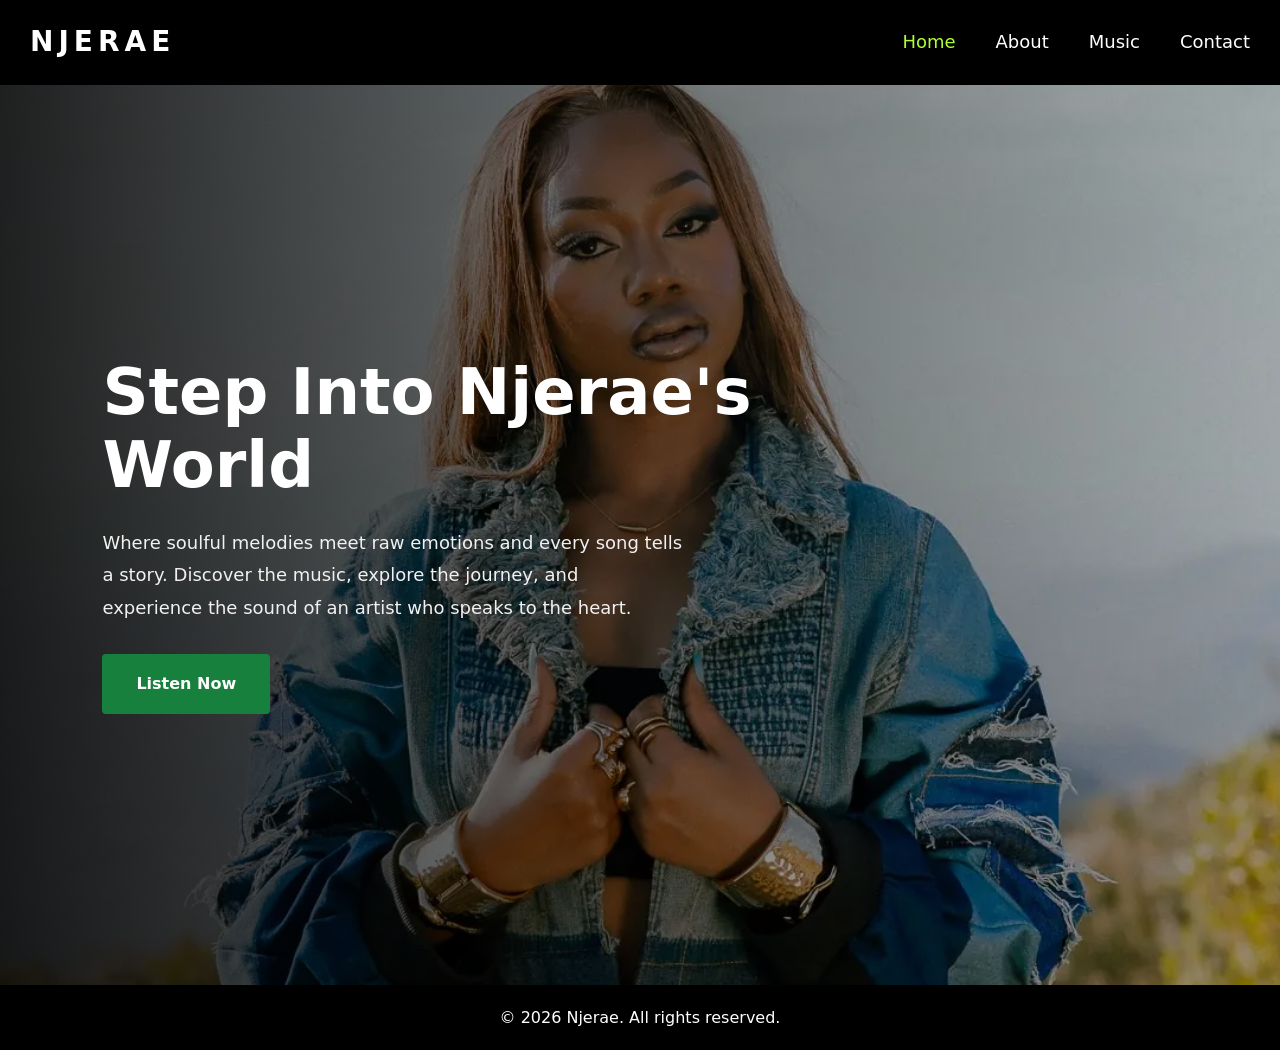
<file: index.html>
<!DOCTYPE html>
<html lang="en">
<head>
    <meta charset="UTF-8">
    <meta name="viewport" content="width=device-width, initial-scale=1.0">
    <title>Njerae | Home</title>
    <link rel="preload" as="image" href="Images/Njerae%20Homepage.webp" fetchpriority="high">
    <link rel="stylesheet" href="style.css">
</head>
<body>
    <!--Header-->
    <header>
        <!--Logo-->
        <div class="logo">
            <h2>NJERAE</h2>
        </div>
        <button class="menu-toggle" type="button" aria-expanded="false" aria-controls="primary-navigation" aria-label="Open navigation menu">
            <span></span>
            <span></span>
            <span></span>
        </button>
        <nav id="primary-navigation">
            <ul>
                <li><a href="index.html" class="active" aria-current="page">Home</a></li>
                <li><a href="about.html">About</a></li>
                <li><a href="music.html">Music</a></li>
                <li><a href="contact.html">Contact</a></li>
            </ul>
        </nav>
    </header>

    <!--Hero Section-->
    <!-- Hero Section -->
<section class="hero">

    <!-- Hero Image -->
    <div class="hero-image"></div>

    <!-- Hero Content -->
    <div class="hero-content">

        <!-- Hero Heading -->
        <h1>Step Into Njerae's World</h1>

        <!-- Hero Paragraph -->
        <p>
            Where soulful melodies meet raw emotions and every song
            tells a story. Discover the music, explore the journey,
            and experience the sound of an artist who speaks to the heart.
        </p>

        <!-- Music Link -->
        <a href="music.html" class="btn">Listen Now</a>

    </div>
</section>

<!--Footer-->
<footer>
    <p>&copy; 2023 Njerae. All rights reserved.</p>
</footer>
    <script src="script.js"></script>
</body>
</html>
</file>
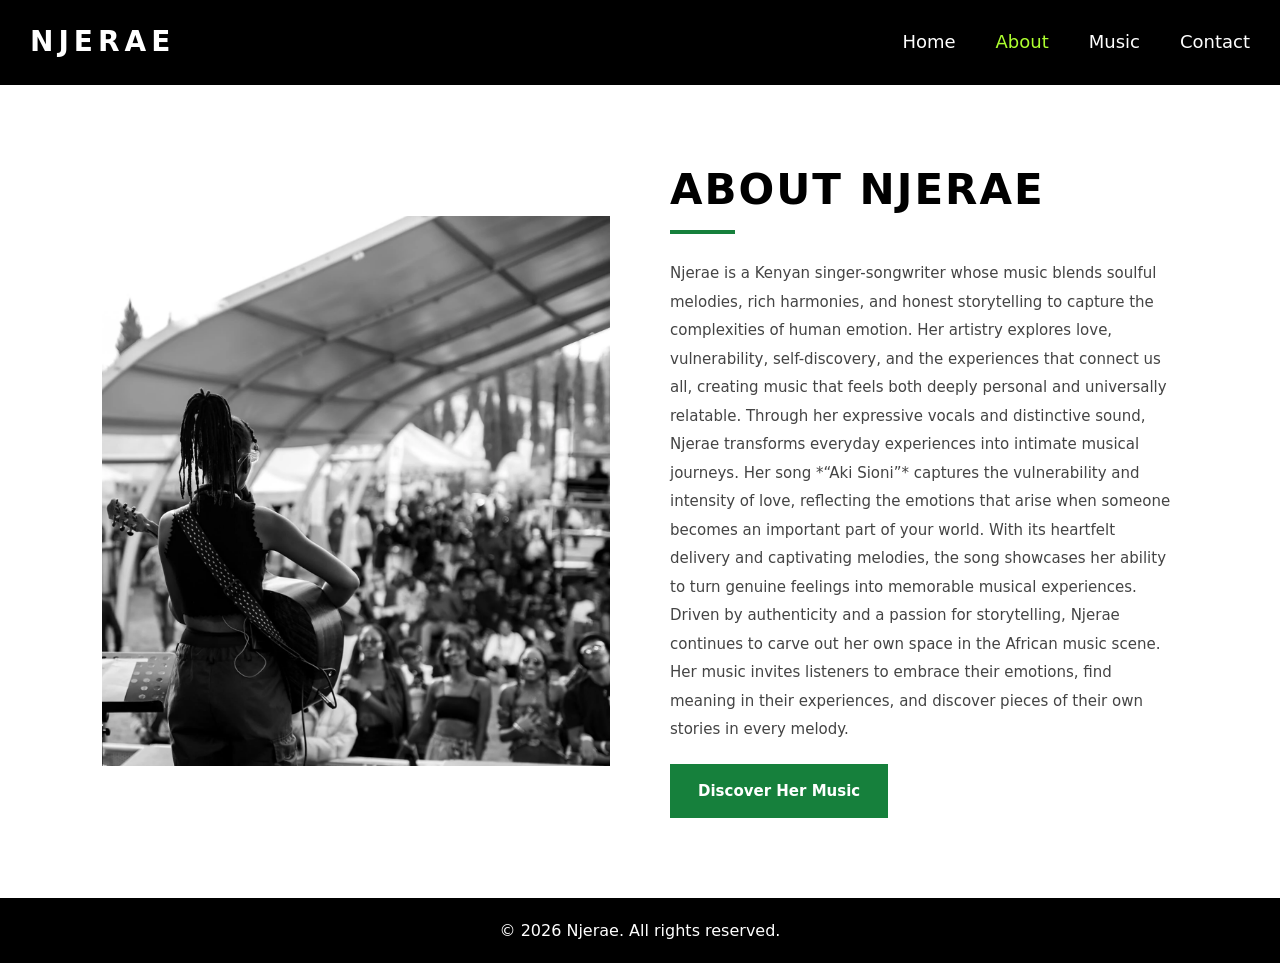
<file: about.html>
<!DOCTYPE html>
<html lang="en">
<head>
    <meta charset="UTF-8">
    <meta name="viewport" content="width=device-width, initial-scale=1.0">
    <title>NJERAE | About</title>
    <link rel="preload" as="image" href="Images/Njerae%20about.webp" fetchpriority="high">
    <link rel="stylesheet" href="style.css">
</head>
<body>
    <!--Header-->
    <header>
        <!--Logo-->
        <div class="logo">
            <h2>NJERAE</h2>
        </div>
        <button class="menu-toggle" type="button" aria-expanded="false" aria-controls="primary-navigation" aria-label="Open navigation menu">
            <span></span>
            <span></span>
            <span></span>
        </button>
        <nav id="primary-navigation">
            <ul>
                <li><a href="index.html">Home</a></li>
                <li><a href="about.html" class="active" aria-current="page">About</a></li>
                <li><a href="music.html">Music</a></li>
                <li><a href="contact.html">Contact</a></li>
            </ul>
        </nav>
    </header>

    <!--Hero Section About-->
<!-- About Section -->
<section class="about-section">
    <!-- About Image -->
    <div class="about-image">
    </div>
    <!-- About Content -->
    <div class="about-content">
        <h1>ABOUT NJERAE</h1>
        <p>
            Njerae is a Kenyan singer-songwriter whose music blends soulful melodies, rich harmonies, and honest storytelling to capture the complexities of human emotion. Her artistry explores love, vulnerability, self-discovery, and the experiences that connect us all, creating music that feels both deeply personal and universally relatable.
Through her expressive vocals and distinctive sound, Njerae transforms everyday experiences into intimate musical journeys. Her song *“Aki Sioni”* captures the vulnerability and intensity of love, reflecting the emotions that arise when someone becomes an important part of your world. With its heartfelt delivery and captivating melodies, the song showcases her ability to turn genuine feelings into memorable musical experiences.
Driven by authenticity and a passion for storytelling, Njerae continues to carve out her own space in the African music scene. Her music invites listeners to embrace their emotions, find meaning in their experiences, and discover pieces of their own stories in every melody.
        </p>
        <a href="music.html" class="about-btn">Discover Her Music</a>
    </div>
</section>

<!--Footer-->
<footer>
    <p>&copy; 2026 Njerae. All rights reserved.</p>
</footer>
    <script src="script.js"></script>
</body>
</html>
</file>
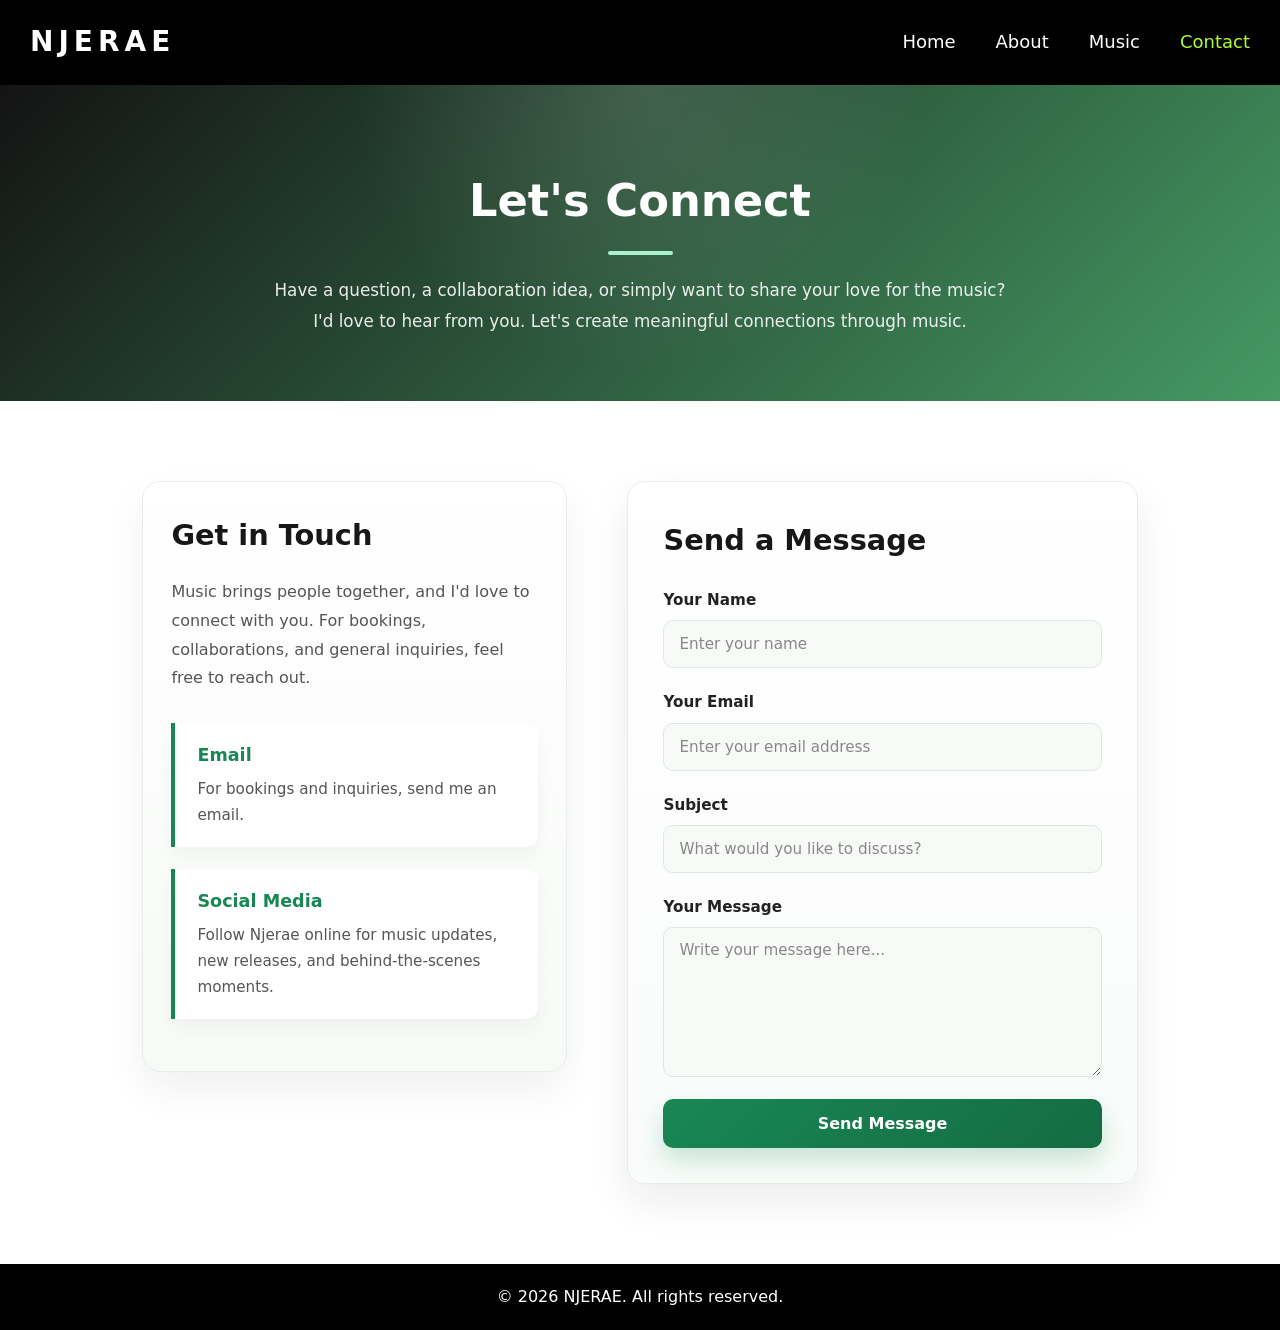
<file: contact.html>
<!DOCTYPE html>
<html lang="en">
<head>
    <meta charset="UTF-8">
    <meta name="viewport" content="width=device-width, initial-scale=1.0">
    <title>NJERAE | Contact</title>
    <link rel="stylesheet" href="style.css">
</head>
<body>

    <!-- Header -->
    <header>
        <!-- Logo -->
        <div class="logo">
            <h2>NJERAE</h2>
        </div>

        <button class="menu-toggle" type="button" aria-expanded="false" aria-controls="primary-navigation" aria-label="Open navigation menu">
            <span></span>
            <span></span>
            <span></span>
        </button>

        <!-- Navigation -->
        <nav id="primary-navigation">
            <ul>
                <li><a href="index.html">Home</a></li>
                <li><a href="about.html">About</a></li>
                <li><a href="music.html">Music</a></li>
                <li>
                    <a href="contact.html"
                       class="active"
                       aria-current="page">Contact</a>
                </li>
            </ul>
        </nav>
    </header>


    <!-- Contact Introduction -->
    <section class="contact-hero">
        <h1>Let's Connect</h1>
        <p>
            Have a question, a collaboration idea, or simply want to
            share your love for the music? I'd love to hear from you.
            Let's create meaningful connections through music.
        </p>
    </section>

    <!-- Contact Section -->
    <section class="contact-section">

        <!-- Contact Information -->
        <div class="contact-info">
            <h2>Get in Touch</h2>
            <p>
                Music brings people together, and I'd love to connect
                with you. For bookings, collaborations, and general
                inquiries, feel free to reach out.
            </p>
            <div class="contact-detail">
                <h3>Email</h3>
                <p>For bookings and inquiries, send me an email.</p>
                <!-- Add Njerae's official email address here -->
            </div>
            <div class="contact-detail">
                <h3>Social Media</h3>
                <p>
                    Follow Njerae online for music updates,
                    new releases, and behind-the-scenes moments.
                </p>
                <!-- Add official social media links here -->
            </div>
        </div>


        <!-- Contact Form -->
        <div class="contact-form-container">

            <h2>Send a Message</h2>
            <form action="#" method="post">
                <div class="form-group">
                    <label for="name">Your Name</label>
                    <input
                        type="text"
                        id="name"
                        name="name"
                        placeholder="Enter your name"
                        required>
                </div>
                <div class="form-group">
                    <label for="email">Your Email</label>
                    <input
                        type="email"
                        id="email"
                        name="email"
                        placeholder="Enter your email address"
                        required>
                </div>
                <div class="form-group">
                    <label for="subject">Subject</label>
                    <input
                        type="text"
                        id="subject"
                        name="subject"
                        placeholder="What would you like to discuss?"
                        required>
                </div>
                <div class="form-group">
                    <label for="message">Your Message</label>
                    <textarea
                        id="message"
                        name="message"
                        rows="6"
                        placeholder="Write your message here..."
                        required></textarea>
                </div>
                <button type="submit">Send Message</button>
            </form>
        </div>
    </section>

    <!-- Footer -->
    <footer>
        <p>&copy; 2026 NJERAE. All rights reserved.</p>
    </footer>

    <script src="script.js"></script>
</body>
</html>
</file>
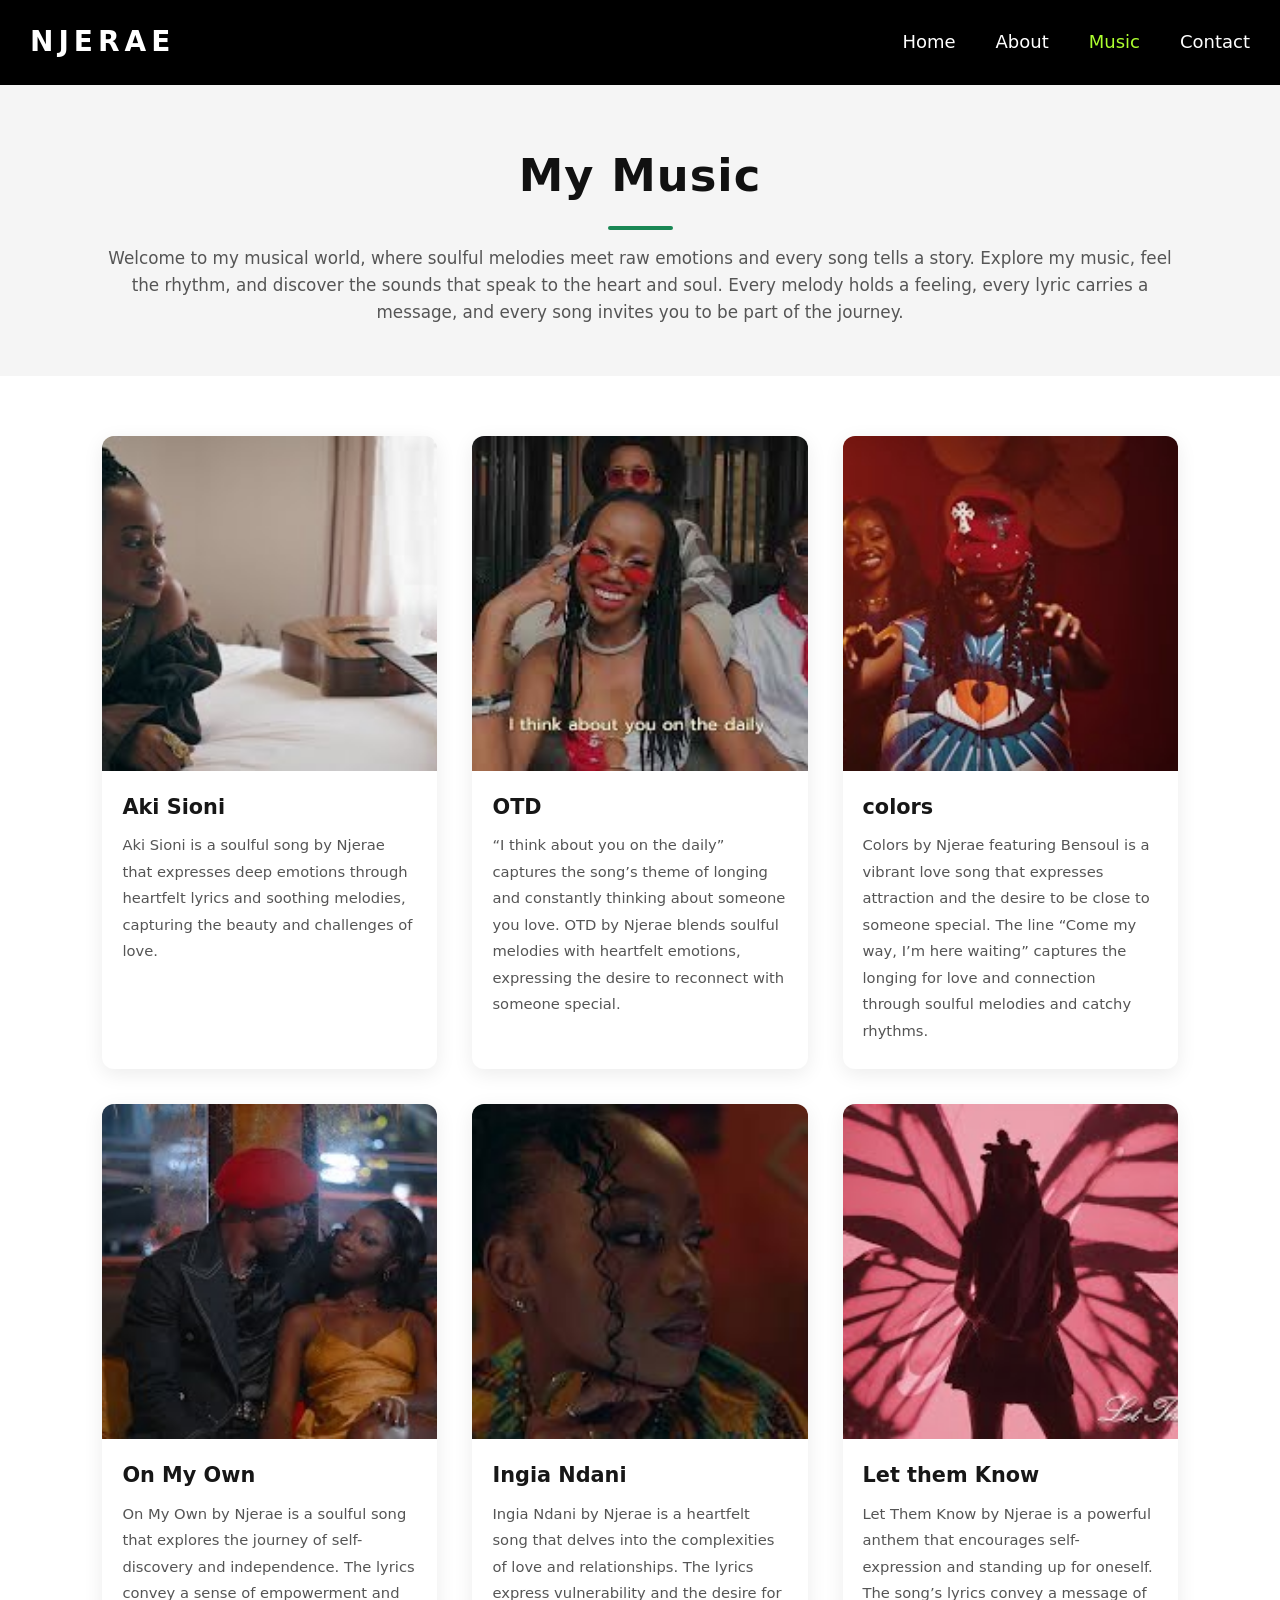
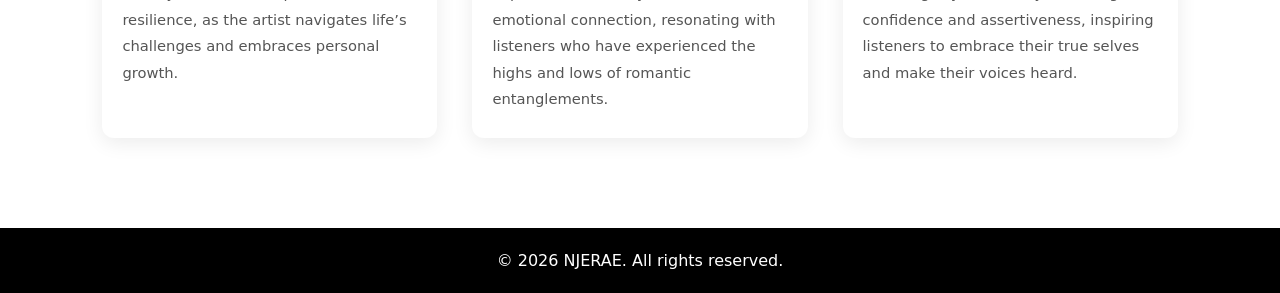
<file: music.html>
<!DOCTYPE html>
<html lang="en">
<head>
    <meta charset="UTF-8">
    <meta name="viewport" content="width=device-width, initial-scale=1.0">
    <title>NJERAE | Music</title>
    <link rel="stylesheet" href="style.css">
</head>
<body>
     <!--Header-->
    <header>
        <!--Logo-->
        <div class="logo">
            <h2>NJERAE</h2>
        </div>
        <button class="menu-toggle" type="button" aria-expanded="false" aria-controls="primary-navigation" aria-label="Open navigation menu">
            <span></span>
            <span></span>
            <span></span>
        </button>
        <nav id="primary-navigation">
            <ul>
                <li><a href="index.html">Home</a></li>
                <li><a href="about.html">About</a></li>
                <li><a href="music.html" class="active" aria-current="page">Music</a></li>
                <li><a href="contact.html">Contact</a></li>
            </ul>
        </nav>
    </header>

    <!--Music Content-->
    <section class="music">
        <h2>My Music</h2>
        <p>
            Welcome to my musical world, where soulful melodies meet raw emotions and every song tells a story. Explore my music, feel the rhythm, and discover the sounds that speak to the heart and soul. Every melody holds a feeling, every lyric carries a message, and every song invites you to be part of the journey.
        </p>
    </section>
    <!--music cards-->
    <section class="music-cards">
        <!-- Music Card 1 -->
        <a class="music-card" href="https://www.youtube.com/results?search_query=Njerae+Aki+Sioni" target="_blank" rel="noopener noreferrer" aria-label="Listen to Aki Sioni on YouTube">
            <img src="Images/Aki%20sioni%20thumbnail.jpg" alt="Aki Sioni Album Cover" loading="lazy" decoding="async">
            <h3>Aki Sioni</h3>
            <p>
                Aki Sioni is a soulful song by Njerae that expresses deep emotions through heartfelt lyrics and soothing melodies, capturing the beauty and challenges of love.
            </p>
        </a>

        <!-- Music Card 2 -->
        <a class="music-card" href="https://www.youtube.com/results?search_query=Njerae+OTD" target="_blank" rel="noopener noreferrer" aria-label="Listen to OTD on YouTube">
            <img src="Images/OTD%20thumbnail.jpg" alt="OTD cover art" loading="lazy" decoding="async">
            <h3>OTD</h3>
            <p>
                “I think about you on the daily” captures the song’s theme of longing and constantly thinking about someone you love. OTD by Njerae blends soulful melodies with heartfelt emotions, expressing the desire to reconnect with someone special.
            </p>
        </a>

        <!-- Music Card 3 -->
        <a class="music-card" href="https://www.youtube.com/results?search_query=Njerae+Colors" target="_blank" rel="noopener noreferrer" aria-label="Listen to Colors on YouTube">
            <img src="Images/Colors%20Thumbnail.jpg" alt="Colors cover art" loading="lazy" decoding="async">
            <h3>colors</h3>
            <p>
                Colors by Njerae featuring Bensoul is a vibrant love song that expresses attraction and the desire to be close to someone special. The line “Come my way, I’m here waiting” captures the longing for love and connection through soulful melodies and catchy rhythms.
            </p>
        </a>

        <!-- Music Card 4 -->
        <a class="music-card" href="https://www.youtube.com/results?search_query=Njerae+On+My+Own" target="_blank" rel="noopener noreferrer" aria-label="Listen to On My Own on YouTube">
            <img src="Images/On%20My%20Own%20Thumbnail.jpg" alt="On My Own cover art" loading="lazy" decoding="async">
            <h3>On My Own</h3>
            <p>
                On My Own by Njerae is a soulful song that explores the journey of self-discovery and independence. The lyrics convey a sense of empowerment and resilience, as the artist navigates life’s challenges and embraces personal growth.
            </p>
        </a>

        <!-- Music Card 5 -->
        <a class="music-card" href="https://www.youtube.com/results?search_query=Njerae+Ingia+Ndani" target="_blank" rel="noopener noreferrer" aria-label="Listen to Ingia Ndani on YouTube">
            <img src="Images/Ingia%20ndani%20thumbnail.jpg" alt="Ingia Ndani cover art" loading="lazy" decoding="async">
            <h3>Ingia Ndani</h3>
            <p>
                Ingia Ndani by Njerae is a heartfelt song that delves into the complexities of love and relationships. The lyrics express vulnerability and the desire for emotional connection, resonating with listeners who have experienced the highs and lows of romantic entanglements.
            </p>
        </a>

        <!--Music Card 6-->
        <a class="music-card" href="https://www.youtube.com/results?search_query=Njerae+Let+Them+Know" target="_blank" rel="noopener noreferrer" aria-label="Listen to Let Them Know on YouTube">
            <img src="Images/Let%20them%20know%20Thumbnail.jpg" alt="Let Them Know cover art" loading="lazy" decoding="async">
            <h3>Let them Know</h3>
            <p>
                Let Them Know by Njerae is a powerful anthem that encourages self-expression and standing up for oneself. The song’s lyrics convey a message of confidence and assertiveness, inspiring listeners to embrace their true selves and make their voices heard.
            </p>
        </a>
    </section>

    <!--Footer-->
    <footer>
        <p>&copy; 2026 NJERAE. All rights reserved.</p>
    </footer>
    <script src="script.js"></script>
</body>
</html>
</file>
<file: style.css>
/* Styling for Homepage */
* {
    margin: 0;
    padding: 0;
    box-sizing: border-box;
}

html {
    scroll-behavior: smooth;
}

body{
    margin: 0;
    padding: 0;
    font-family: system-ui, -apple-system, "Segoe UI", sans-serif;
    background-color: white;
    color: #000000;
    line-height: 1.6;
    overflow-x: hidden;
}

img {
    max-width: 100%;
    display: block;
}

a {
    -webkit-tap-highlight-color: transparent;
}

a:focus-visible,
button:focus-visible {
    outline: 3px solid #16803c;
    outline-offset: 3px;
}

header {
    background-color: #000000;
    color: #ffffff;
    text-align: center;
    display: flex;
    justify-content: space-between;
    align-items: center;
    gap: 16px;
    flex-wrap: wrap;
    padding: 20px 30px;
}

header h1 {
    font-size: 24px;
    margin: 0;
}

header nav a {
    color: #ffffff;
    text-decoration: none;
    margin-left: 20px;
    font-size: 18px;
}

header nav a:hover {
    color: greenyellow;
}

header nav a.active {
    color: greenyellow;
}

header ul {
    list-style: none;
    display: flex;
    flex-wrap: wrap;
    justify-content: center;
    gap: 12px 20px;
    margin: 0;
    padding: 0;
}

header ul li {
    margin-left: 0;
}

header ul li:first-child {
    margin-left: 0;
}

header ul li a {
    color: #ffffff;
    text-decoration: none;
    font-size: 18px;
}

header ul li a:hover {
    color: greenyellow;
}

.menu-toggle {
    display: none;
}

.logo h2{
    font-size: 28px;
    font-weight: bold;
    color: #ffffff;
    text-decoration: none;
    letter-spacing: 5px;
}

/* Styling for Hero Section */
/* Hero Section */
.hero {
    min-height: 100vh;
    display: flex;
    align-items: center;
    justify-content: flex-start;
    padding: 60px 8%;
    box-sizing: border-box;

    /* Full-Page Hero Image */
    background-image:
        linear-gradient(
            to right,
            rgba(0, 0, 0, 0.85),
            rgba(0, 0, 0, 0.45),
            rgba(0, 0, 0, 0.15)
        ),
        url('Images/Njerae\ Homepage.webp');

    background-size: cover;
    background-position: center 25%;
    background-repeat: no-repeat;
}

/* Hero Image Container */
.hero-image {
    display: none;
}

/* Hero Content */
.hero-content {
    max-width: 650px;
    display: flex;
    flex-direction: column;
    align-items: flex-start;
    text-align: left;
}

/* Hero Heading */
.hero-content h1 {
    font-size: 64px;
    font-weight: 800;
    color: #ffffff;
    line-height: 1.15;
    margin-bottom: 24px;
}

/* Hero Paragraph */
.hero-content p {
    font-size: 18px;
    color: #f1f1f1;
    line-height: 1.8;
    margin-bottom: 30px;
    max-width: 580px;
}

/* Listen Now Link */
.hero-content .btn {
    display: inline-block;
    padding: 15px 32px;
    background-color: #16803c;
    color: #ffffff;
    text-decoration: none;
    font-size: 16px;
    font-weight: 600;
    border: 2px solid #16803c;
    border-radius: 4px;
    transition: 0.3s ease;
}

/* Listen Now Hover Effect */
.hero-content .btn:hover {
    background-color: transparent;
    border-color: #ffffff;
    color: #ffffff;
}

/* Responsive Design */
@media (max-width: 900px) {
    header {
        justify-content: center;
        text-align: center;
        padding: 18px 20px;
    }

    .logo {
        width: 100%;
    }

    .logo h2 {
        letter-spacing: 3px;
    }

    header nav {
        width: 100%;
    }

    header nav a {
        margin-left: 0;
    }

    .hero {
        min-height: 85vh;
        padding: 40px 6%;
        background-position: center;
    }

    .hero-content h1 {
        font-size: clamp(2.6rem, 8vw, 4rem);
    }

    .hero-content p {
        font-size: 16px;
    }
}

@media (max-width: 768px) {
    .hero {
        min-height: 85vh;
        padding: 40px 6%;
        background-position: center;
    }

    .hero-content {
        max-width: 100%;
    }

    .hero-content h1 {
        font-size: clamp(2.25rem, 7vw, 3.25rem);
    }

    .hero-content p {
        font-size: 16px;
    }

    .about-section {
        flex-direction: column;
        gap: 30px;
        padding: 45px 6%;
    }

    .about-image {
        flex: none;
        width: 100%;
        height: clamp(280px, 65vw, 400px);
        background-position: center 25%;
    }

    .about-content h1 {
        font-size: 32px;
    }

    .about-content p {
        font-size: 15px;
    }

    header {
        justify-content: space-between;
        flex-wrap: wrap;
        text-align: left;
        padding: 14px clamp(16px, 4vw, 30px);
    }

    .logo {
        width: auto;
    }

    .menu-toggle {
        display: flex;
        width: 44px;
        height: 44px;
        flex-direction: column;
        justify-content: center;
        align-items: center;
        gap: 6px;
        border: 1px solid rgba(255, 255, 255, 0.35);
        border-radius: 6px;
        background: transparent;
        cursor: pointer;
    }

    .menu-toggle span {
        display: block;
        width: 21px;
        height: 2px;
        border-radius: 2px;
        background-color: #ffffff;
        transition: transform 0.2s ease, opacity 0.2s ease;
    }

    .menu-toggle[aria-expanded="true"] span:first-child {
        transform: translateY(8px) rotate(45deg);
    }

    .menu-toggle[aria-expanded="true"] span:nth-child(2) {
        opacity: 0;
    }

    .menu-toggle[aria-expanded="true"] span:last-child {
        transform: translateY(-8px) rotate(-45deg);
    }

    header nav {
        display: none;
        width: 100%;
        padding-top: 8px;
    }

    header.menu-open nav {
        display: block;
    }

    header nav ul {
        flex-direction: column;
        align-items: stretch;
        gap: 0;
    }

    header nav li {
        border-top: 1px solid rgba(255, 255, 255, 0.12);
    }

    header ul li a {
        display: block;
        padding: 12px 4px;
    }

    header nav a {
        margin-left: 0;
        font-size: 16px;
    }

    .logo h2 {
        font-size: 24px;
        letter-spacing: 3px;
    }
}
/* Styling for Footer */
footer {
    background-color: #000000;
    color: #ffffff;
    text-align: center;
    padding: 20px 0;
    position: relative;
    bottom: 0;
    width: 100%;
}

/*Styling for about section*/

/* About Section */
.about-section {
    display: flex;
    align-items: center;
    justify-content: space-between;
    gap: 60px;
    padding: 80px 8%;
    min-height: 85vh;
    background-color: #ffffff;
}

.about-image {
    flex: 1;
    min-width: 0;
    height: 550px;
    background-image: url("Images/Njerae\ about.webp");
    background-size: cover;
    background-position: center 25%;
    background-repeat: no-repeat;
}

/* About Content */
.about-content {
    flex: 1;
    min-width: 0;
}

/* About Heading */
.about-content h1 {
    font-size: 42px;
    font-weight: 800;
    line-height: 1.2;
    letter-spacing: 2px;
    color: #000000;
    margin-bottom: 25px;
}

/* Green Heading Accent */
.about-content h1::after {
    content: "";
    display: block;
    width: 65px;
    height: 4px;
    background-color: #16803c;
    margin-top: 15px;
}

/* About Paragraphs */
.about-content p {
    font-size: 15px;
    line-height: 1.9;
    color: #444444;
    margin-bottom: 20px;
}

/* Discover Music Button */
.about-btn {
    display: inline-block;
    padding: 13px 26px;
    background-color: #16803c;
    color: #ffffff;
    text-decoration: none;
    font-size: 15px;
    font-weight: 600;
    border: 2px solid #16803c;
    transition: 0.3s ease;
}

.about-btn:hover {
    background-color: #ffffff;
    color: #16803c;
}

/* Styling for Music Section */

/* =========================
   Music Introduction
========================= */

.music {
    text-align: center;
    padding: 55px 8% 50px;
    background-color: #f5f5f5;
}

.music h2 {
    font-size: 2.8rem;
    font-weight: 700;
    letter-spacing: 1px;
    color: #111111;
}

.music h2::after {
    content: "";
    display: block;
    width: 65px;
    height: 4px;
    margin: 15px auto;
    background-color: #198754;
    border-radius: 5px;
}

.music p {
    margin-top: 15px;
    font-size: 1.05rem;
    color: #555555;
}


/* =========================
   Music Cards Container
========================= */

.music-cards {
    display: grid;
    grid-template-columns: repeat(3, minmax(0, 1fr));
    gap: 35px;
    max-width: 1500px;
    margin: 0 auto;
    padding: 60px 8% 90px;
}


/* =========================
   Individual Music Card
========================= */

.music-card {
    display: block;
    background-color: #ffffff;
    border-radius: 12px;
    overflow: hidden;
    box-shadow: 0 5px 20px rgba(0, 0, 0, 0.08);
    transition: transform 0.3s ease,
                box-shadow 0.3s ease;
    color: inherit;
    text-decoration: none;
}

.music-card:hover {
    transform: translateY(-8px);
    box-shadow: 0 12px 28px rgba(0, 0, 0, 0.15);
}


/* =========================
   Album Cover Images
========================= */

.music-card img {
    display: block;
    width: 100%;
    aspect-ratio: 1 / 1;
    object-fit: cover;
    transition: transform 0.4s ease;
}

.music-card:hover img {
    transform: scale(1.04);
}


/* =========================
   Song Titles
========================= */

.music-card h3 {
    font-size: 1.3rem;
    font-weight: 700;
    color: #171717;
    padding: 20px 20px 8px;
    transition: color 0.3s ease;
}

.music-card:hover h3 {
    color: #198754;
}


/* =========================
   Song Descriptions
========================= */

.music-card p {
    font-size: 0.92rem;
    color: #555555;
    line-height: 1.8;
    padding: 0 20px 25px;
}


/* =========================
   Tablet Responsiveness
========================= */

@media (max-width: 900px) {

    .music-cards {
        grid-template-columns: repeat(2, minmax(0, 1fr));
        gap: 25px;
        padding: 45px 5% 65px;
    }

    .music h2 {
        font-size: 2.4rem;
    }

}


/* =========================
   Mobile Responsiveness
========================= */

@media (max-width: 600px) {

    .music {
        padding: 50px 6% 35px;
    }

    .music h2 {
        font-size: 2rem;
    }

    .music p {
        font-size: 0.95rem;
    }

    .music-cards {
        grid-template-columns: 1fr;
        gap: 28px;
        padding: 35px 7% 55px;
    }

    .music-card h3 {
        font-size: 1.2rem;
    }

    .music-card p {
        font-size: 0.9rem;
    }
}


/* =========================
   Small Mobile Screens
========================= */

@media (max-width: 360px) {

    .music h2 {
        font-size: 1.7rem;
    }

    .music-cards {
        padding-left: 5%;
        padding-right: 5%;
    }
}

/*styling for contact section*/

/* =========================
   Contact Hero Section
========================= */

.contact-hero {
    text-align: center;
    padding: 80px 8% 65px;
    background: linear-gradient(135deg, rgba(10, 10, 10, 0.96), rgba(22, 128, 60, 0.8));
    color: #ffffff;
    position: relative;
    overflow: hidden;
}

.contact-hero::before {
    content: "";
    position: absolute;
    inset: 0;
    background: radial-gradient(circle at top, rgba(255,255,255,0.12), transparent 40%);
    pointer-events: none;
}

.contact-hero h1,
.contact-hero p {
    position: relative;
    z-index: 1;
}

.contact-hero h1 {
    font-size: 2.8rem;
    font-weight: 700;
    color: #ffffff;
    margin-bottom: 20px;
}

.contact-hero h1::after {
    content: "";
    display: block;
    width: 65px;
    height: 4px;
    background-color: #a7f3d0;
    margin: 15px auto 0;
    border-radius: 5px;
}

.contact-hero p {
    max-width: 750px;
    margin: 0 auto;
    font-size: 1.05rem;
    line-height: 1.8;
    color: rgba(255, 255, 255, 0.9);
}


/* =========================
   Contact Section Layout
========================= */

.contact-section {
    display: grid;
    grid-template-columns: minmax(0, 1fr) minmax(0, 1.2fr);
    gap: 60px;
    max-width: 1200px;
    margin: 0 auto;
    padding: 80px 8%;
    align-items: start;
}


/* =========================
   Contact Information
========================= */

.contact-info {
    background: linear-gradient(180deg, #ffffff, #f7faf7);
    border: 1px solid #e7efe9;
    border-radius: 18px;
    padding: 30px 28px;
    box-shadow: 0 18px 40px rgba(18, 20, 18, 0.06);
}

.contact-info h2,
.contact-form-container h2 {
    font-size: 1.8rem;
    color: #171717;
    margin-bottom: 20px;
}

.contact-info > p {
    color: #555555;
    line-height: 1.8;
    margin-bottom: 30px;
}

.contact-detail {
    margin-bottom: 22px;
    padding: 18px 20px 18px 22px;
    border-left: 4px solid #198754;
    background-color: #ffffff;
    border-radius: 0 12px 12px 0;
    box-shadow: 0 8px 18px rgba(0, 0, 0, 0.04);
    transition: transform 0.25s ease, box-shadow 0.25s ease;
}

.contact-detail:hover {
    transform: translateY(-3px);
    box-shadow: 0 12px 22px rgba(0, 0, 0, 0.08);
}

.contact-detail h3 {
    font-size: 1.1rem;
    color: #198754;
    margin-bottom: 8px;
}

.contact-detail p {
    font-size: 0.95rem;
    line-height: 1.7;
    color: #555555;
}


/* =========================
   Contact Form Container
========================= */

.contact-form-container {
    background: linear-gradient(180deg, #ffffff, #f9fcfa);
    padding: 35px;
    border-radius: 18px;
    border: 1px solid #e5eee7;
    box-shadow: 0 18px 40px rgba(18, 20, 18, 0.08);
}

.contact-form-container h2 {
    margin-bottom: 25px;
}


/* =========================
   Form Groups
========================= */

.form-group {
    display: flex;
    flex-direction: column;
    margin-bottom: 22px;
}

.form-group label {
    font-size: 0.95rem;
    font-weight: 600;
    color: #222222;
    margin-bottom: 8px;
}


/* =========================
   Input Fields
========================= */

.form-group input,
.form-group textarea {
    width: 100%;
    padding: 13px 15px;
    border: 1px solid #dfe9e2;
    border-radius: 10px;
    background-color: #f8faf8;
    color: #171717;
    font-family: inherit;
    font-size: 0.95rem;
    outline: none;
    transition: border-color 0.3s ease,
                box-shadow 0.3s ease,
                background-color 0.3s ease;
}

.form-group input {
    min-height: 48px;
}

.form-group textarea {
    resize: vertical;
    min-height: 150px;
}

.form-group input:focus,
.form-group textarea:focus {
    border-color: #198754;
    box-shadow: 0 0 0 3px rgba(25, 135, 84, 0.12);
    background-color: #ffffff;
}

.form-group input::placeholder,
.form-group textarea::placeholder {
    color: #888888;
}


/* =========================
   Send Message Button
========================= */

.contact-form-container button {
    display: inline-block;
    width: 100%;
    padding: 15px 20px;
    border: none;
    border-radius: 10px;
    background: linear-gradient(135deg, #198754, #146c43);
    color: #ffffff;
    font-family: inherit;
    font-size: 1rem;
    font-weight: 600;
    cursor: pointer;
    transition: transform 0.25s ease, box-shadow 0.25s ease, filter 0.25s ease;
    box-shadow: 0 12px 24px rgba(25, 135, 84, 0.22);
}

.contact-form-container button:hover {
    transform: translateY(-2px);
    filter: brightness(1.02);
    box-shadow: 0 16px 28px rgba(25, 135, 84, 0.28);
}

.form-status {
    margin-top: 20px;
    padding: 12px 14px;
    border-radius: 8px;
    font-size: 0.92rem;
    line-height: 1.5;
    display: none;
}

.form-status.success {
    display: block;
    background-color: #eafaf1;
    border: 1px solid #b9e7c8;
    color: #146c43;
}

.form-status.error {
    display: block;
    background-color: #fff2f2;
    border: 1px solid #f4c2c2;
    color: #a32b2b;
}


/* =========================
   Tablet Responsiveness
========================= */

@media (max-width: 900px) {
    .contact-section {
        grid-template-columns: 1fr;
        gap: 35px;
        padding: 60px 5%;
    }

    .contact-form-container {
        padding: 28px;
    }

    .contact-hero {
        padding: 65px 6% 50px;
    }

    .contact-hero h1 {
        font-size: 2.4rem;
    }
}


/* =========================
   Mobile Responsiveness
========================= */

@media (max-width: 600px) {

    .contact-hero {
        padding: 50px 6% 40px;
    }

    .contact-hero h1 {
        font-size: 2rem;
    }

    .contact-hero p {
        font-size: 0.95rem;
    }

    .contact-section {
        grid-template-columns: 1fr;
        gap: 35px;
        padding: 40px 6%;
    }

    .contact-info h2,
    .contact-form-container h2 {
        font-size: 1.5rem;
    }

    .contact-form-container {
        padding: 24px 20px;
    }

    .form-group input,
    .form-group textarea {
        font-size: 16px;
    }

    .contact-form-container button {
        padding: 14px;
    }

}


/* =========================
   Small Mobile Screens
========================= */

@media (max-width: 360px) {

    .contact-hero h1 {
        font-size: 1.7rem;
    }

    .contact-section {
        padding: 35px 5%;
    }

    .contact-form-container {
        padding: 20px 15px;
    }
}

@media (prefers-reduced-motion: reduce) {
    html {
        scroll-behavior: auto;
    }

    *,
    *::before,
    *::after {
        animation-duration: 0.01ms !important;
        animation-iteration-count: 1 !important;
        scroll-behavior: auto !important;
        transition-duration: 0.01ms !important;
    }
}
</file>
